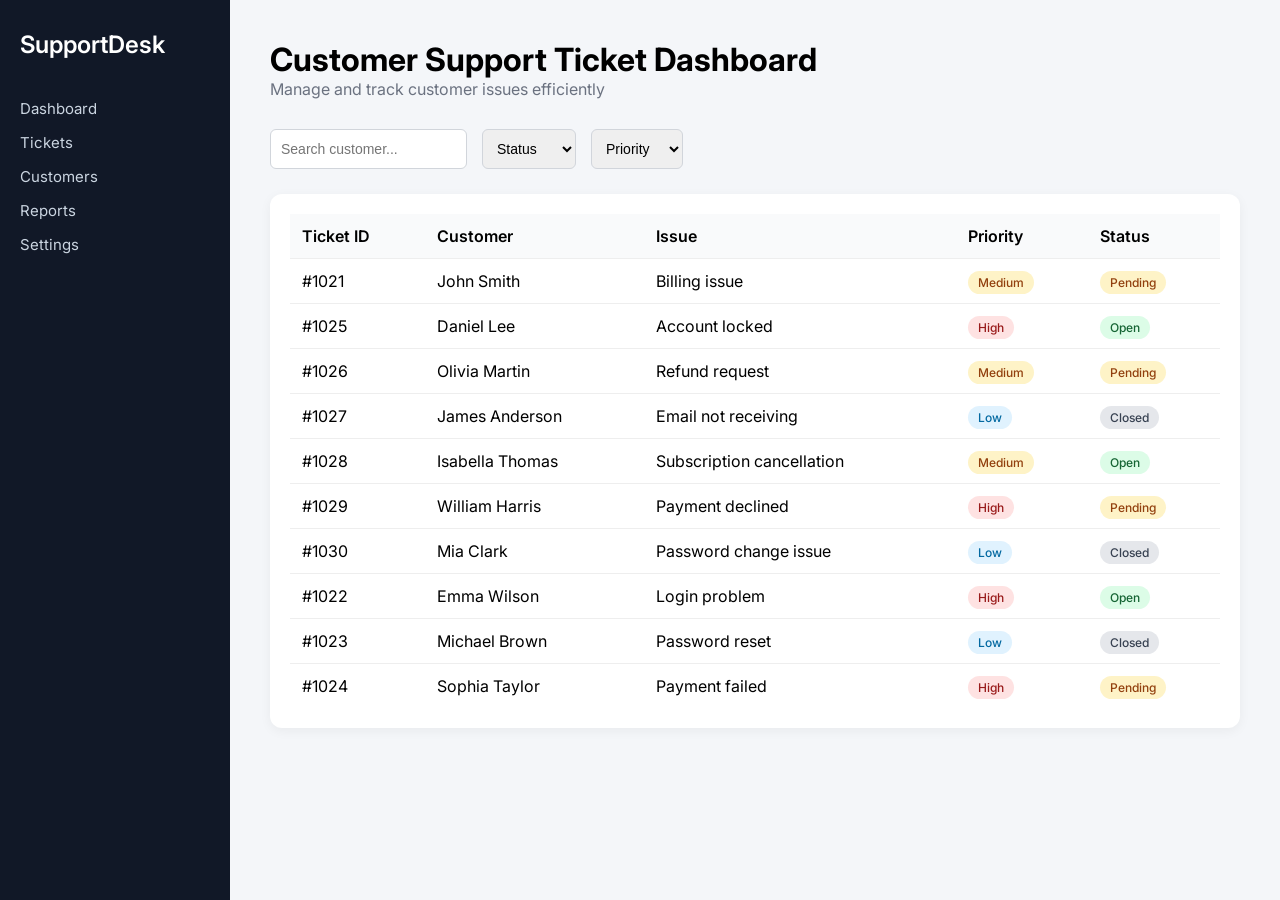
<file: index.html>
<!DOCTYPE html>
<html lang="en">

<head>

<meta charset="UTF-8">
<meta name="viewport" content="width=device-width, initial-scale=1.0">

<title>Customer Support Dashboard</title>

<link rel="stylesheet" href="style.css">

<link href="https://fonts.googleapis.com/css2?family=Inter:wght@300;400;600&display=swap" rel="stylesheet">

</head>

<body>

<div class="dashboard">

<!-- SIDEBAR -->

<div class="sidebar">

<h2 class="logo">SupportDesk</h2>

<nav>


<a href="index.html">Dashboard</a>
<a href="tickets.html">Tickets</a>
<a href="customers.html">Customers</a>
<a href="reports.html">Reports</a>
<a href="settings.html">Settings</a>

</nav>

</div>



<!-- MAIN CONTENT -->

<div class="main">

<h1>Customer Support Ticket Dashboard</h1>

<p class="subtitle">Manage and track customer issues efficiently</p>



<!-- FILTER BAR -->

<div class="filters">

<input type="text" placeholder="Search customer...">

<select>
<option>Status</option>
<option>Open</option>
<option>Pending</option>
<option>Closed</option>
</select>


<select>
<option>Priority</option>
<option>Low</option>
<option>Medium</option>
<option>High</option>
</select>

</div>



<!-- TABLE -->

<div class="table-container">

<table>

<thead>

<tr>

<th>Ticket ID</th>
<th>Customer</th>
<th>Issue</th>
<th>Priority</th>
<th>Status</th>

</tr>

</thead>



<tbody>

<tr>

<td>#1021</td>
<td>John Smith</td>
<td>Billing issue</td>

<td>
<span class="priority medium">Medium</span>
</td>

<td>
<span class="status pending">Pending</span>
</td>

</tr>

<tr>

<td>#1025</td>
<td>Daniel Lee</td>
<td>Account locked</td>

<td>
<span class="priority high">High</span>
</td>

<td>
<span class="status open">Open</span>
</td>

</tr>


<tr>

<td>#1026</td>
<td>Olivia Martin</td>
<td>Refund request</td>

<td>
<span class="priority medium">Medium</span>
</td>

<td>
<span class="status pending">Pending</span>
</td>

</tr>


<tr>

<td>#1027</td>
<td>James Anderson</td>
<td>Email not receiving</td>

<td>
<span class="priority low">Low</span>
</td>

<td>
<span class="status closed">Closed</span>
</td>

</tr>


<tr>

<td>#1028</td>
<td>Isabella Thomas</td>
<td>Subscription cancellation</td>

<td>
<span class="priority medium">Medium</span>
</td>

<td>
<span class="status open">Open</span>
</td>

</tr>


<tr>

<td>#1029</td>
<td>William Harris</td>
<td>Payment declined</td>

<td>
<span class="priority high">High</span>
</td>

<td>
<span class="status pending">Pending</span>
</td>

</tr>


<tr>

<td>#1030</td>
<td>Mia Clark</td>
<td>Password change issue</td>

<td>
<span class="priority low">Low</span>
</td>

<td>
<span class="status closed">Closed</span>
</td>

</tr>

<tr>

<td>#1022</td>
<td>Emma Wilson</td>
<td>Login problem</td>

<td>
<span class="priority high">High</span>
</td>

<td>
<span class="status open">Open</span>
</td>

</tr>



<tr>

<td>#1023</td>
<td>Michael Brown</td>
<td>Password reset</td>

<td>
<span class="priority low">Low</span>
</td>

<td>
<span class="status closed">Closed</span>
</td>

</tr>



<tr>

<td>#1024</td>
<td>Sophia Taylor</td>
<td>Payment failed</td>

<td>
<span class="priority high">High</span>
</td>

<td>
<span class="status pending">Pending</span>
</td>

</tr>



</tbody>

</table>

</div>

</div>

</div>

</body>

</html>
</file>
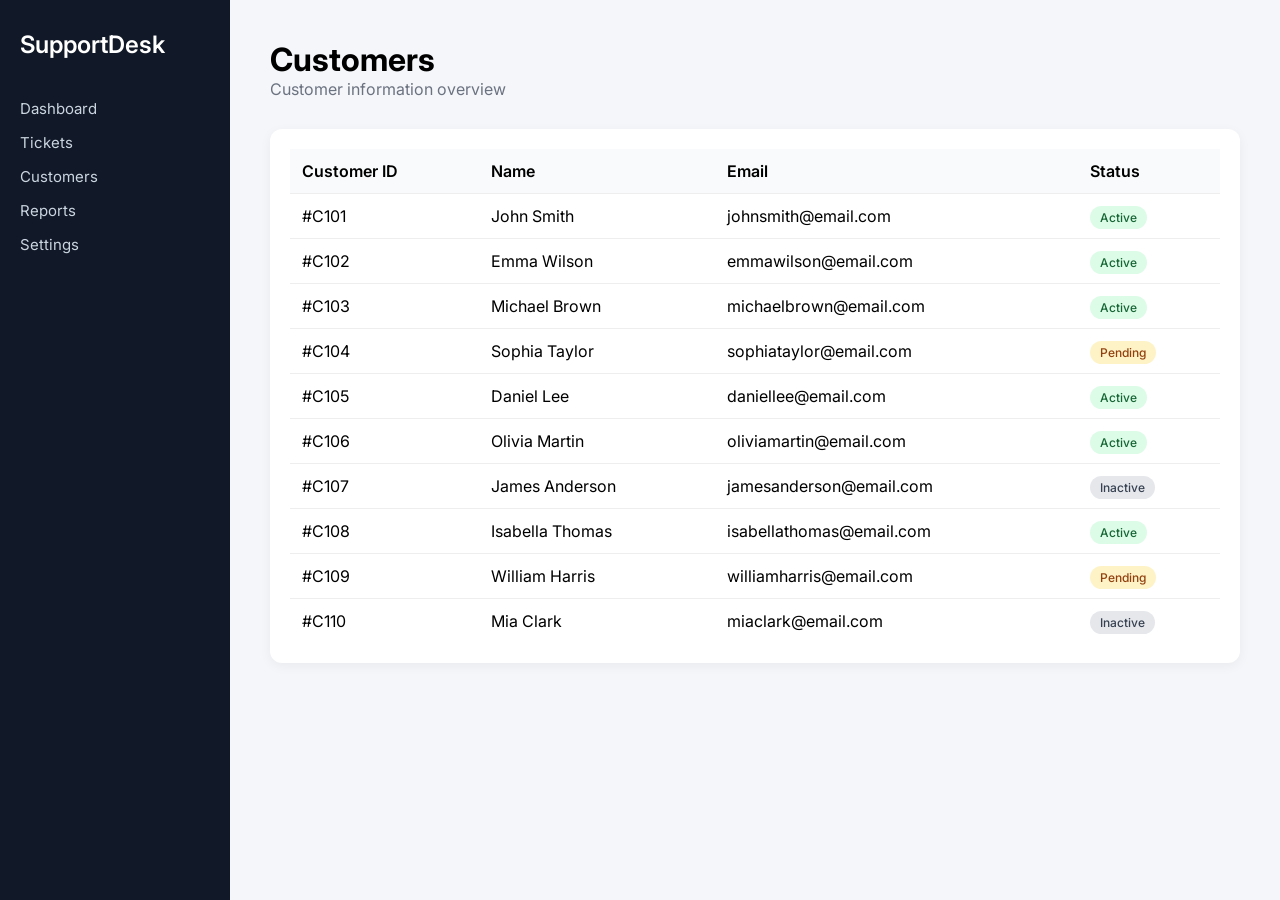
<file: customers.html>
<!DOCTYPE html>
<html lang="en">

<head>

<meta charset="UTF-8">
<meta name="viewport" content="width=device-width, initial-scale=1.0">

<title>Customers</title>

<link rel="stylesheet" href="style.css">

<link href="https://fonts.googleapis.com/css2?family=Inter:wght@300;400;600&display=swap" rel="stylesheet">

</head>

<body>

<div class="dashboard">

<div class="sidebar">

<h2 class="logo">SupportDesk</h2>

<nav>

<a href="index.html">Dashboard</a>
<a href="tickets.html">Tickets</a>
<a href="customers.html">Customers</a>
<a href="reports.html">Reports</a>
<a href="settings.html">Settings</a>

</nav>

</div>



<div class="main">

<h1>Customers</h1>

<p class="subtitle">Customer information overview</p>



<div class="table-container">

<table>

<thead>

<tr>

<th>Customer ID</th>
<th>Name</th>
<th>Email</th>
<th>Status</th>

</tr>

</thead>


<tbody>

<tr>
<td>#C101</td>
<td>John Smith</td>
<td>johnsmith@email.com</td>
<td><span class="status open">Active</span></td>
</tr>


<tr>
<td>#C102</td>
<td>Emma Wilson</td>
<td>emmawilson@email.com</td>
<td><span class="status open">Active</span></td>
</tr>


<tr>
<td>#C103</td>
<td>Michael Brown</td>
<td>michaelbrown@email.com</td>
<td><span class="status open">Active</span></td>
</tr>


<tr>
<td>#C104</td>
<td>Sophia Taylor</td>
<td>sophiataylor@email.com</td>
<td><span class="status pending">Pending</span></td>
</tr>


<tr>
<td>#C105</td>
<td>Daniel Lee</td>
<td>daniellee@email.com</td>
<td><span class="status open">Active</span></td>
</tr>


<tr>
<td>#C106</td>
<td>Olivia Martin</td>
<td>oliviamartin@email.com</td>
<td><span class="status open">Active</span></td>
</tr>


<tr>
<td>#C107</td>
<td>James Anderson</td>
<td>jamesanderson@email.com</td>
<td><span class="status closed">Inactive</span></td>
</tr>


<tr>
<td>#C108</td>
<td>Isabella Thomas</td>
<td>isabellathomas@email.com</td>
<td><span class="status open">Active</span></td>
</tr>


<tr>
<td>#C109</td>
<td>William Harris</td>
<td>williamharris@email.com</td>
<td><span class="status pending">Pending</span></td>
</tr>


<tr>
<td>#C110</td>
<td>Mia Clark</td>
<td>miaclark@email.com</td>
<td><span class="status closed">Inactive</span></td>
</tr>

</tbody>

</table>

</div>

</div>

</div>

</body>

</html>
</file>
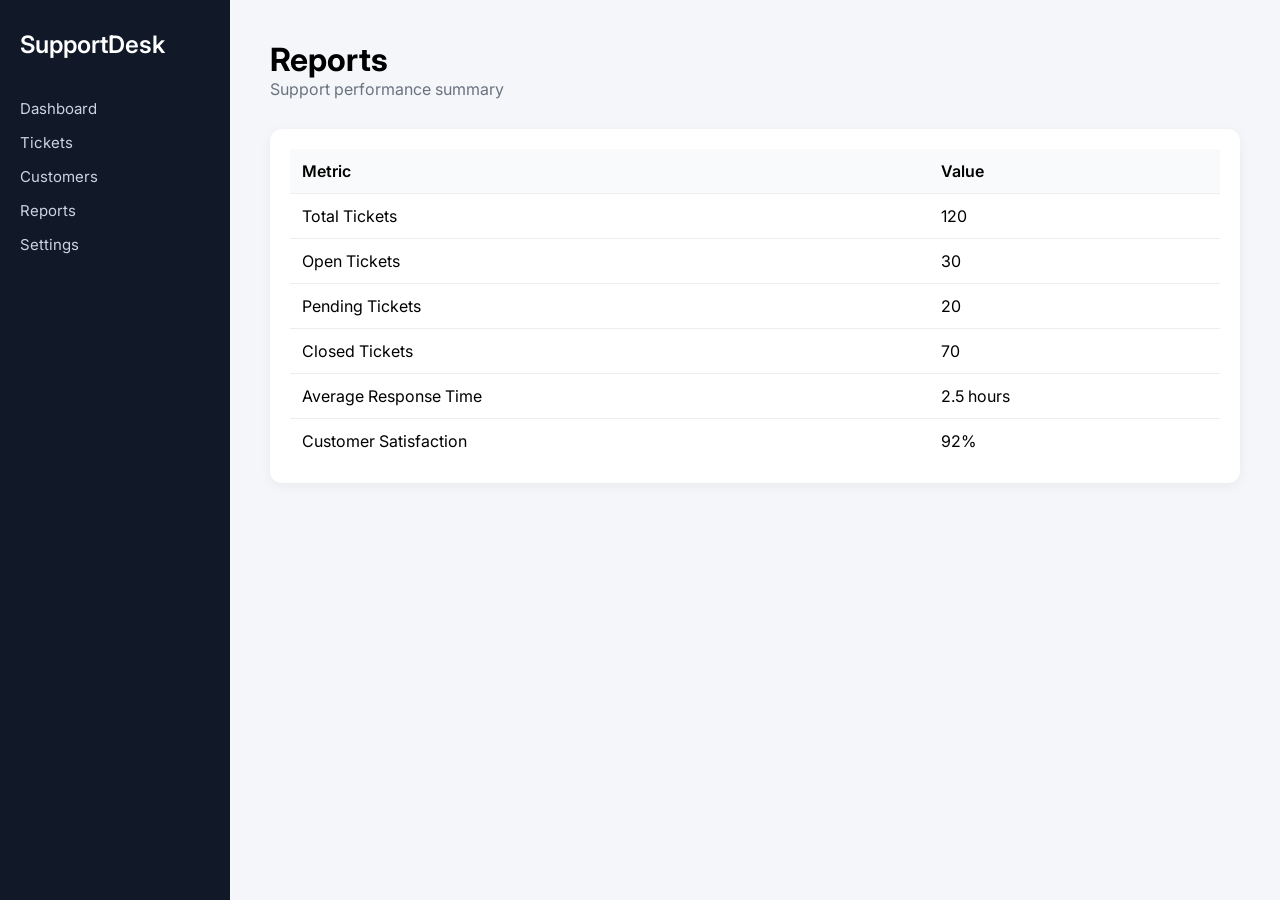
<file: reports.html>
<!DOCTYPE html>
<html lang="en">

<head>

<meta charset="UTF-8">
<meta name="viewport" content="width=device-width, initial-scale=1.0">

<title>Reports</title>

<link rel="stylesheet" href="style.css">

<link href="https://fonts.googleapis.com/css2?family=Inter:wght@300;400;600&display=swap" rel="stylesheet">

</head>

<body>

<div class="dashboard">

<!-- SIDEBAR -->

<div class="sidebar">

<h2 class="logo">SupportDesk</h2>

<nav>

<a href="index.html">Dashboard</a>
<a href="tickets.html">Tickets</a>
<a href="customers.html">Customers</a>
<a href="reports.html">Reports</a>
<a href="settings.html">Settings</a>

</nav>

</div>



<!-- MAIN CONTENT -->

<div class="main">

<h1>Reports</h1>

<p class="subtitle">Support performance summary</p>



<!-- REPORT CARDS -->

<div class="table-container">

<table>

<thead>

<tr>
<th>Metric</th>
<th>Value</th>
</tr>

</thead>



<tbody>

<tr>
<td>Total Tickets</td>
<td>120</td>
</tr>


<tr>
<td>Open Tickets</td>
<td>30</td>
</tr>


<tr>
<td>Pending Tickets</td>
<td>20</td>
</tr>


<tr>
<td>Closed Tickets</td>
<td>70</td>
</tr>


<tr>
<td>Average Response Time</td>
<td>2.5 hours</td>
</tr>


<tr>
<td>Customer Satisfaction</td>
<td>92%</td>
</tr>

</tbody>

</table>

</div>



</div>

</div>

</body>

</html>
</file>
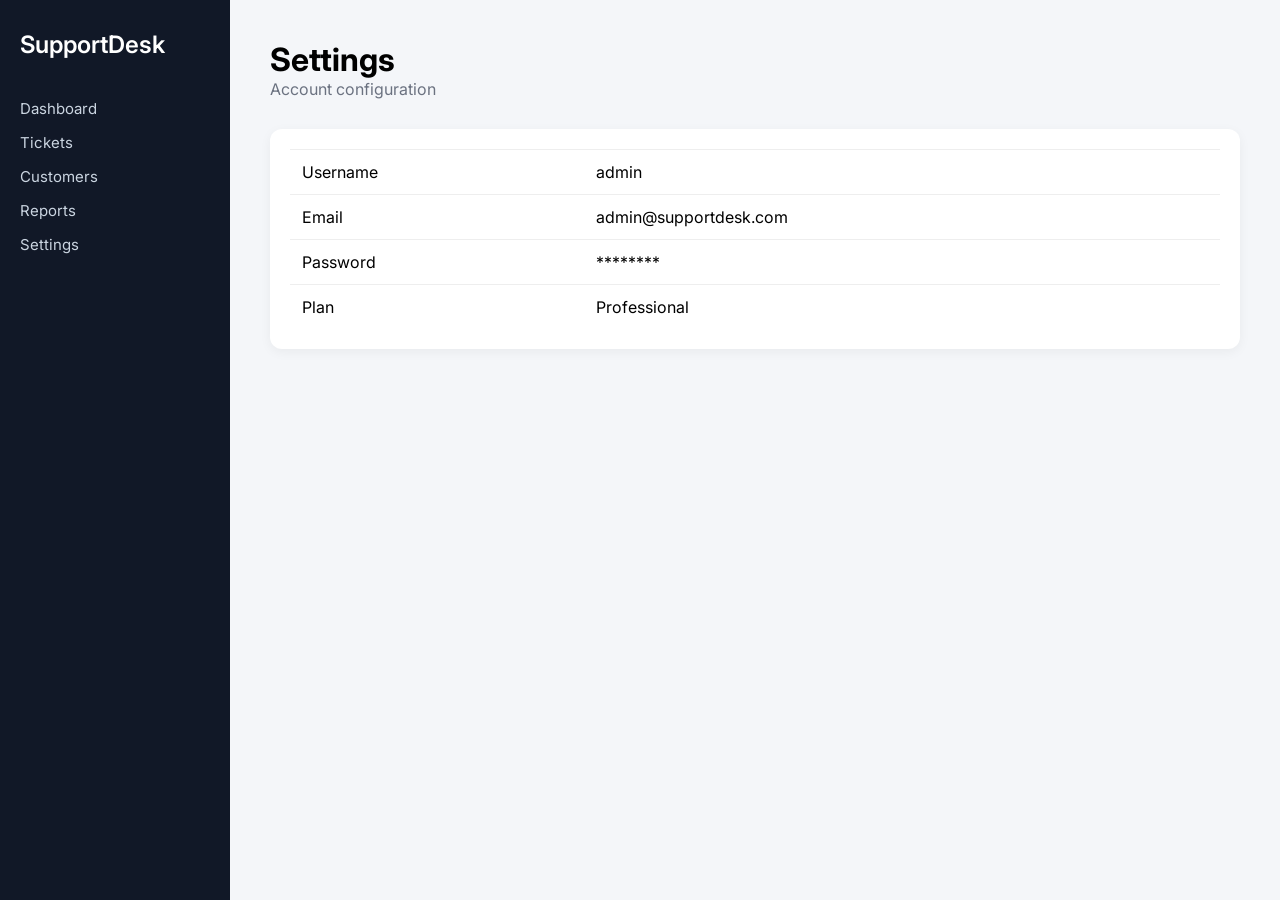
<file: settings.html>
<!DOCTYPE html>
<html lang="en">

<head>

<meta charset="UTF-8">
<meta name="viewport" content="width=device-width, initial-scale=1.0">

<title>Settings</title>

<link rel="stylesheet" href="style.css">

<link href="https://fonts.googleapis.com/css2?family=Inter:wght@300;400;600&display=swap" rel="stylesheet">

</head>

<body>

<div class="dashboard">

<div class="sidebar">

<h2 class="logo">SupportDesk</h2>

<nav>

<a href="index.html">Dashboard</a>
<a href="tickets.html">Tickets</a>
<a href="customers.html">Customers</a>
<a href="reports.html">Reports</a>
<a href="settings.html">Settings</a>

</nav>

</div>



<div class="main">

<h1>Settings</h1>

<p class="subtitle">Account configuration</p>



<div class="table-container">

<table>

<tr>
<td>Username</td>
<td>admin</td>
</tr>


<tr>
<td>Email</td>
<td>admin@supportdesk.com</td>
</tr>


<tr>
<td>Password</td>
<td>********</td>
</tr>


<tr>
<td>Plan</td>
<td>Professional</td>
</tr>

</table>

</div>

</div>

</div>

</body>

</html>
</file>
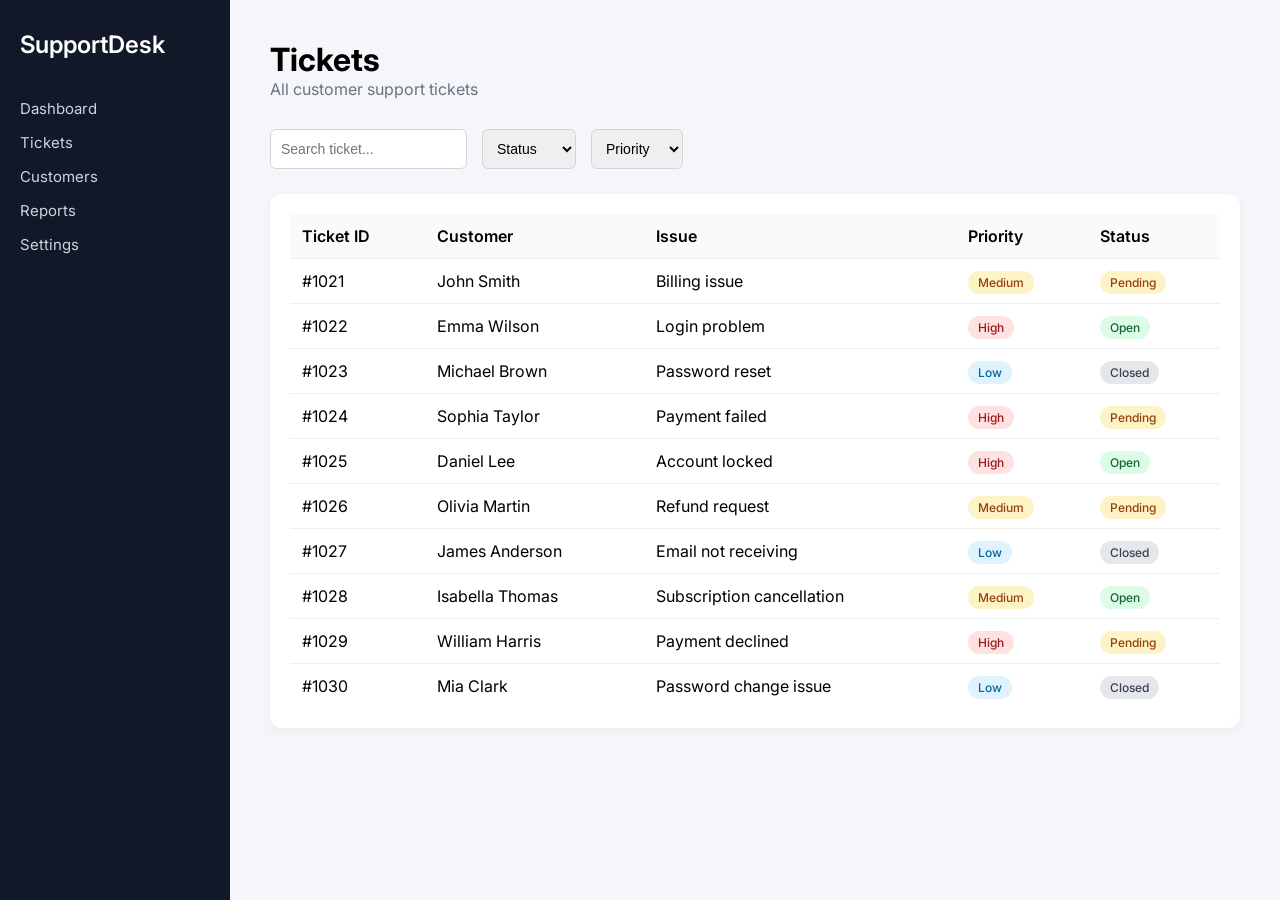
<file: tickets.html>
<!DOCTYPE html>
<html lang="en">

<head>

<meta charset="UTF-8">
<meta name="viewport" content="width=device-width, initial-scale=1.0">

<title>Tickets</title>

<link rel="stylesheet" href="style.css">

<link href="https://fonts.googleapis.com/css2?family=Inter:wght@300;400;600&display=swap" rel="stylesheet">

</head>

<body>

<div class="dashboard">

<!-- SIDEBAR -->

<div class="sidebar">

<h2 class="logo">SupportDesk</h2>

<nav>

<a href="index.html">Dashboard</a>
<a href="tickets.html">Tickets</a>
<a href="customers.html">Customers</a>
<a href="reports.html">Reports</a>
<a href="settings.html">Settings</a>

</nav>

</div>



<!-- MAIN CONTENT -->

<div class="main">

<h1>Tickets</h1>

<p class="subtitle">All customer support tickets</p>



<div class="filters">

<input type="text" placeholder="Search ticket...">

<select>
<option>Status</option>
<option>Open</option>
<option>Pending</option>
<option>Closed</option>
</select>


<select>
<option>Priority</option>
<option>Low</option>
<option>Medium</option>
<option>High</option>
</select>

</div>



<div class="table-container">

<table>

<thead>

<tr>

<th>Ticket ID</th>
<th>Customer</th>
<th>Issue</th>
<th>Priority</th>
<th>Status</th>

</tr>

</thead>

<tbody>

<tr>
<td>#1021</td>
<td>John Smith</td>
<td>Billing issue</td>
<td><span class="priority medium">Medium</span></td>
<td><span class="status pending">Pending</span></td>
</tr>


<tr>
<td>#1022</td>
<td>Emma Wilson</td>
<td>Login problem</td>
<td><span class="priority high">High</span></td>
<td><span class="status open">Open</span></td>
</tr>


<tr>
<td>#1023</td>
<td>Michael Brown</td>
<td>Password reset</td>
<td><span class="priority low">Low</span></td>
<td><span class="status closed">Closed</span></td>
</tr>


<tr>
<td>#1024</td>
<td>Sophia Taylor</td>
<td>Payment failed</td>
<td><span class="priority high">High</span></td>
<td><span class="status pending">Pending</span></td>
</tr>


<tr>
<td>#1025</td>
<td>Daniel Lee</td>
<td>Account locked</td>
<td><span class="priority high">High</span></td>
<td><span class="status open">Open</span></td>
</tr>


<tr>
<td>#1026</td>
<td>Olivia Martin</td>
<td>Refund request</td>
<td><span class="priority medium">Medium</span></td>
<td><span class="status pending">Pending</span></td>
</tr>


<tr>
<td>#1027</td>
<td>James Anderson</td>
<td>Email not receiving</td>
<td><span class="priority low">Low</span></td>
<td><span class="status closed">Closed</span></td>
</tr>


<tr>
<td>#1028</td>
<td>Isabella Thomas</td>
<td>Subscription cancellation</td>
<td><span class="priority medium">Medium</span></td>
<td><span class="status open">Open</span></td>
</tr>


<tr>
<td>#1029</td>
<td>William Harris</td>
<td>Payment declined</td>
<td><span class="priority high">High</span></td>
<td><span class="status pending">Pending</span></td>
</tr>


<tr>
<td>#1030</td>
<td>Mia Clark</td>
<td>Password change issue</td>
<td><span class="priority low">Low</span></td>
<td><span class="status closed">Closed</span></td>
</tr>

</tbody>


</table>

</div>

</div>

</div>

</body>

</html>
</file>
<file: style.css>
* {

margin: 0;
padding: 0;
box-sizing: border-box;

}


body {

font-family: 'Inter', sans-serif;
background: #f4f6f9;

}


.dashboard {

display: flex;
min-height: 100vh;

}



/* SIDEBAR */

.sidebar {

width: 230px;
background: #111827;
color: white;
padding: 30px 20px;

}


.logo {

margin-bottom: 40px;
font-weight: 600;

}


.sidebar nav a {

display: block;
color: #cbd5e1;
text-decoration: none;
margin-bottom: 15px;
font-size: 15px;

}


.sidebar nav a:hover {

color: white;

}



/* MAIN */

.main {

flex: 1;
padding: 40px;

}


.subtitle {

color: #6b7280;
margin-bottom: 30px;

}



/* FILTERS */

.filters {

display: flex;
gap: 15px;
margin-bottom: 25px;

}


.filters input,
.filters select {

padding: 10px;
border-radius: 6px;
border: 1px solid #d1d5db;
font-size: 14px;

}



/* TABLE */

.table-container {

background: white;
padding: 20px;
border-radius: 12px;
box-shadow: 0 3px 12px rgba(0,0,0,0.05);

}


table {

width: 100%;
border-collapse: collapse;

}


th {

text-align: left;
padding: 12px;
background: #f9fafb;
font-weight: 600;

}


td {

padding: 12px;
border-top: 1px solid #eee;

}



/* BADGES */

.priority,
.status {

padding: 4px 10px;
border-radius: 20px;
font-size: 12px;
font-weight: 500;

}



/* PRIORITY COLORS */

.low {

background: #e0f2fe;
color: #0369a1;

}


.medium {

background: #fef3c7;
color: #92400e;

}


.high {

background: #fee2e2;
color: #991b1b;

}



/* STATUS COLORS */

.open {

background: #dcfce7;
color: #166534;

}


.pending {

background: #fef3c7;
color: #92400e;

}


.closed {

background: #e5e7eb;
color: #374151;

}
</file>
